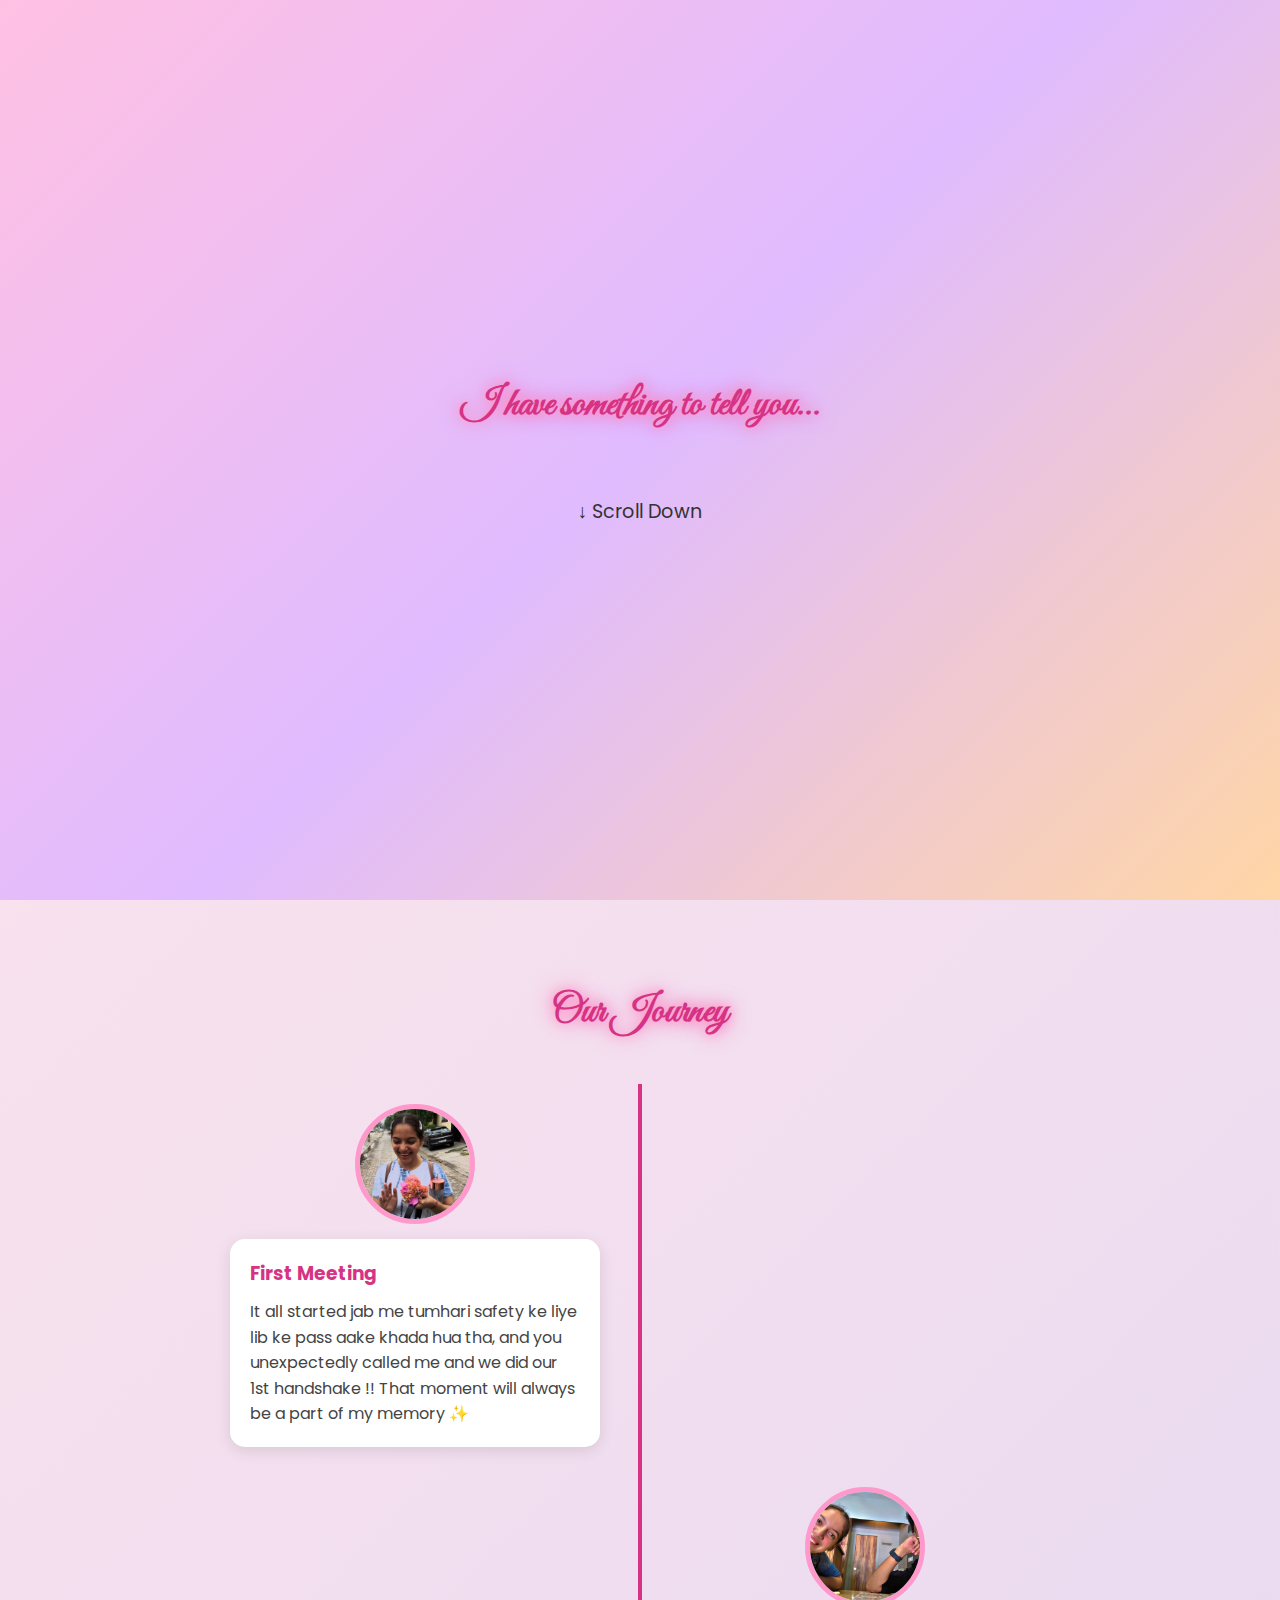
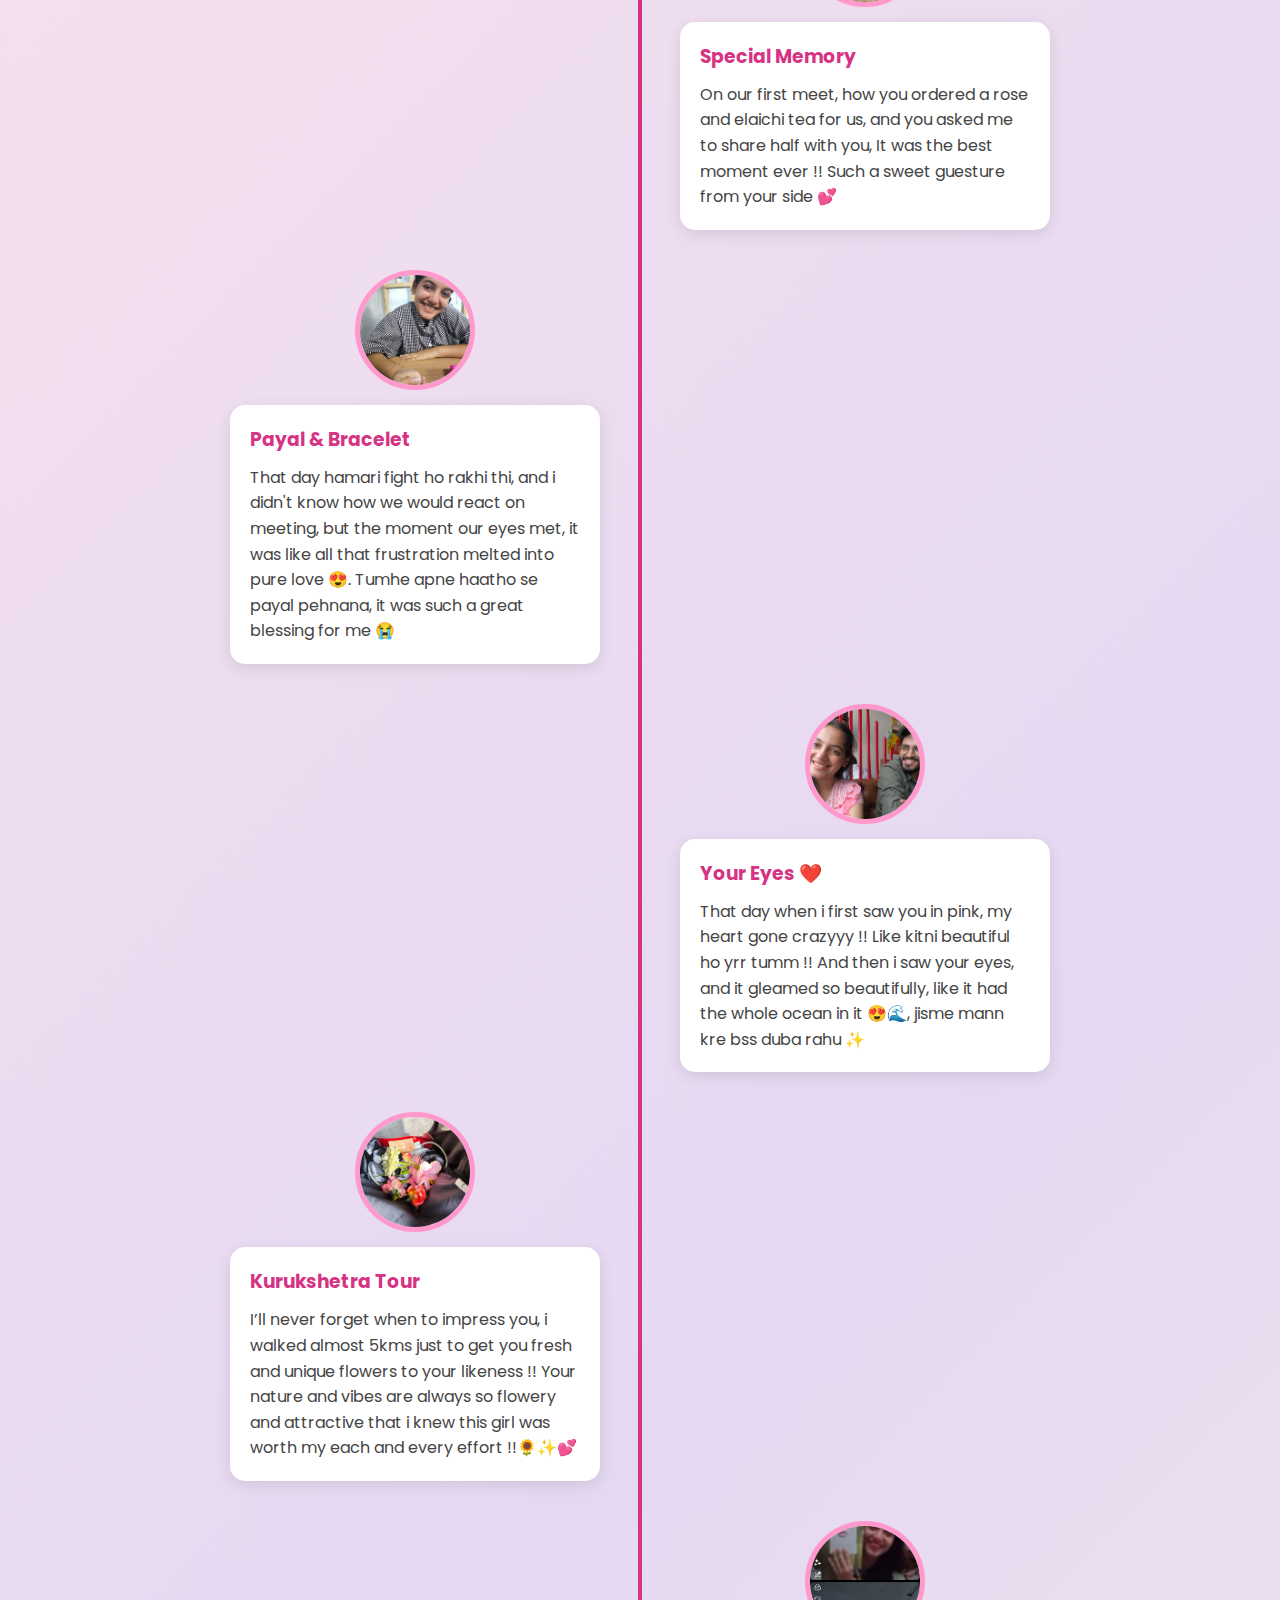
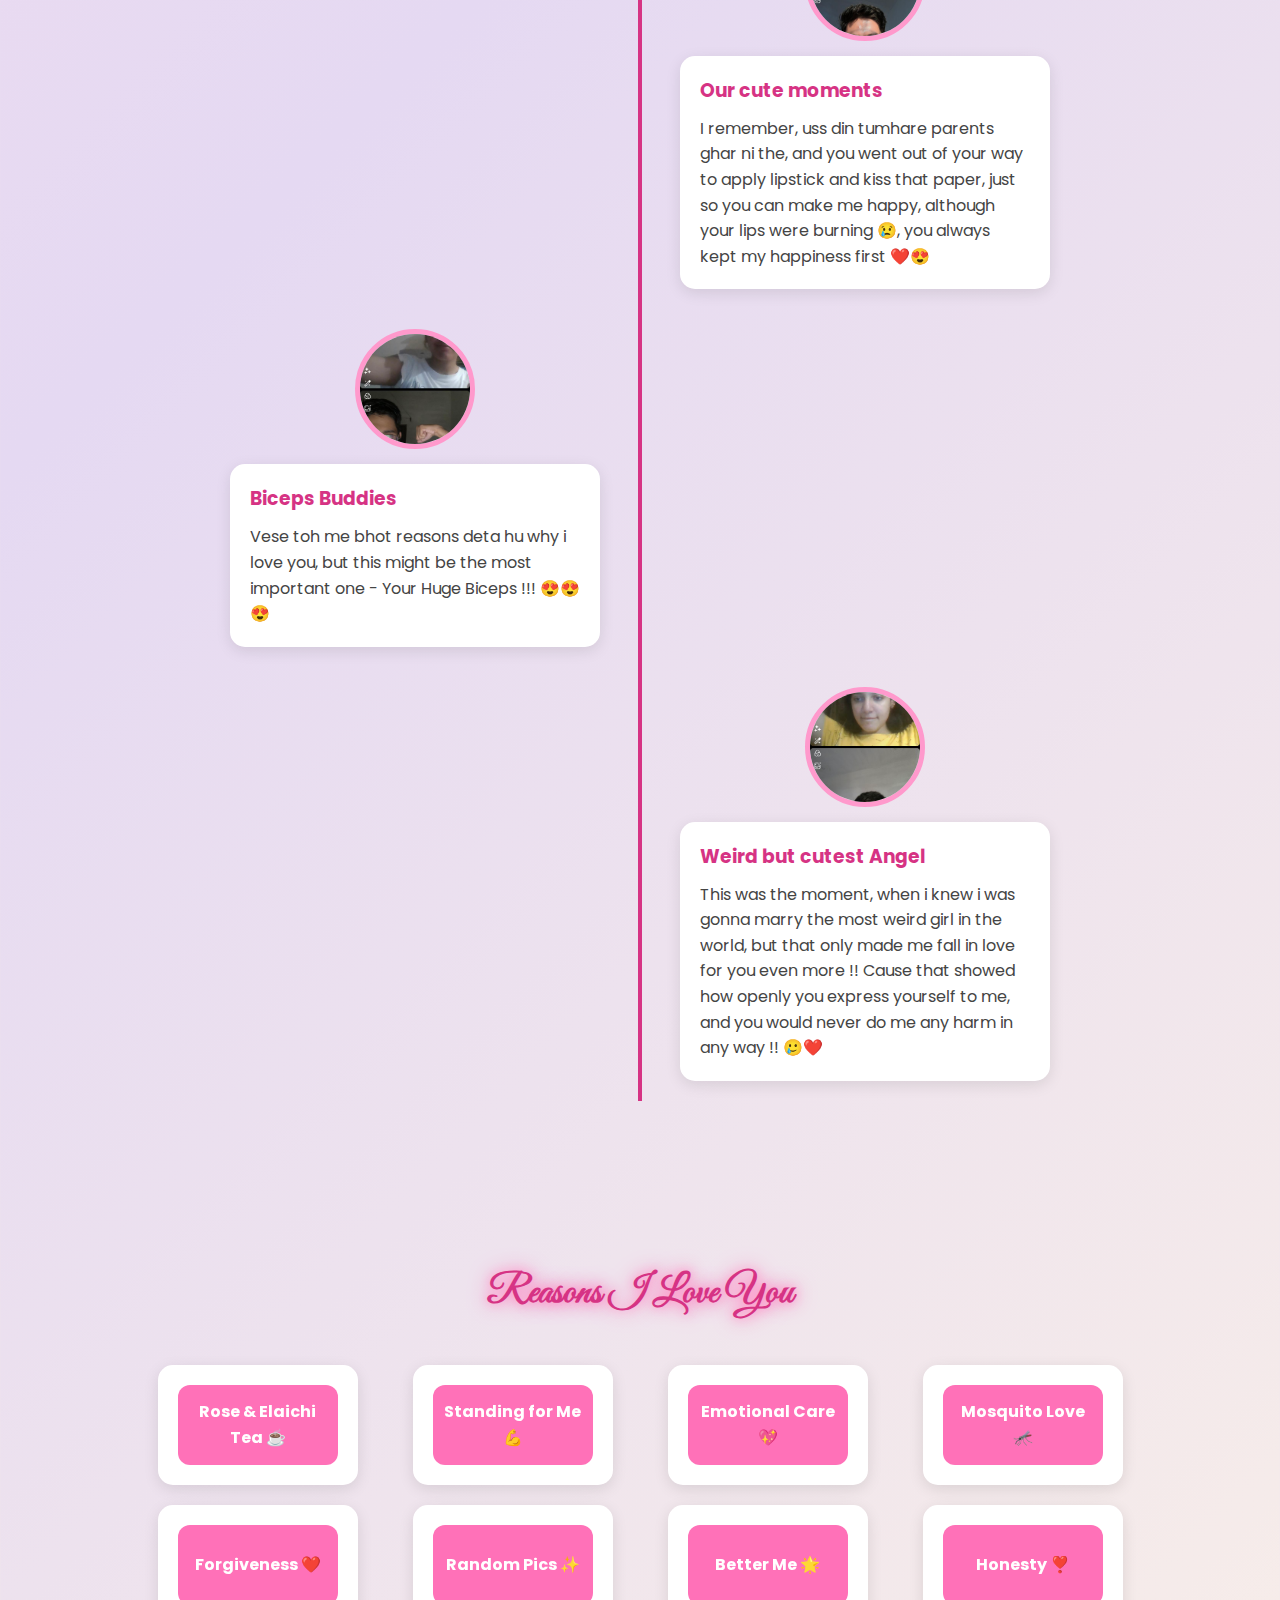
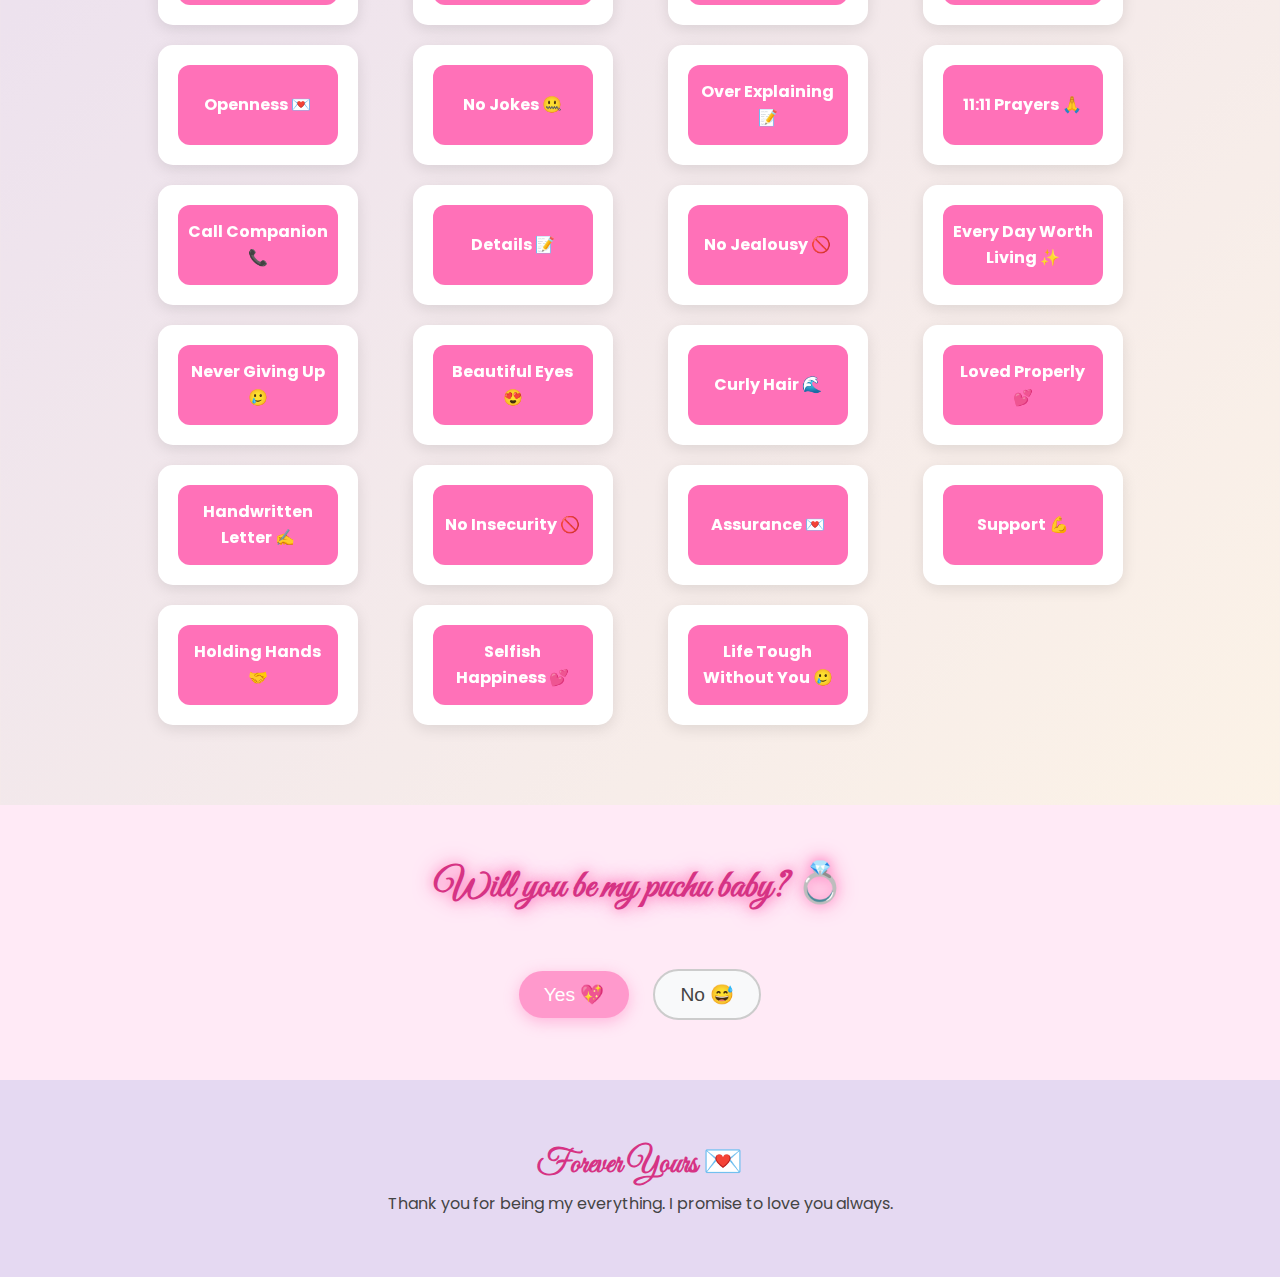
<file: index.html>
<!DOCTYPE html>
<html lang="en">
  <head>
    <meta charset="UTF-8" />
    <meta name="viewport" content="width=device-width, initial-scale=1.0" />
    <title>For My Love 💖</title>
    <!-- Google Fonts -->
    <link
      href="https://fonts.googleapis.com/css2?family=Great+Vibes&family=Poppins:wght@300;400;600&display=swap"
      rel="stylesheet"
    />
    <link rel="stylesheet" href="css/style.css" />
  </head>
  <body>
    <!-- Hero Section -->
    <section id="hero">
      <div class="overlay"></div>
      <h1 class="glow-text">I have something to tell you...</h1>
      <div class="scroll-down">↓ Scroll Down</div>
    </section>

    <!-- Our Journey Section -->
    <section id="journey">
      <h2 class="glow-text">Our Journey</h2>
      <div class="timeline">
        <!-- Item 1 -->
        <div class="timeline-item left">
          <div class="circle-img">
            <img src="img/lib.jpg" alt="Meeting" />
          </div>
          <div class="hover-card">
            <img src="img/lib.jpg" alt="Meeting Full" />
          </div>
          <div class="timeline-content">
            <h3>First Meeting</h3>
            <p>
              It all started jab me tumhari safety ke liye lib ke pass aake
              khada hua tha, and you unexpectedly called me and we did our 1st
              handshake !! That moment will always be a part of my memory ✨
            </p>
          </div>
        </div>
        <!-- Item 2 -->
        <div class="timeline-item right">
          <div class="circle-img">
            <img src="img/1st.jpg" alt="Memory" />
          </div>
          <div class="hover-card">
            <img src="img/1st.jpg" alt="Memory Full" />
          </div>
          <div class="timeline-content">
            <h3>Special Memory</h3>
            <p>
              On our first meet, how you ordered a rose and elaichi tea for us,
              and you asked me to share half with you, It was the best moment
              ever !! Such a sweet guesture from your side 💕
            </p>
          </div>
        </div>
        <!-- Item 3 -->
        <div class="timeline-item left">
          <div class="circle-img">
            <img src="img/2nd.jpg" alt="Another Moment" />
          </div>
          <div class="hover-card">
            <img src="img/2nd.jpg" alt="Another Moment Full" />
          </div>
          <div class="timeline-content">
            <h3>Payal & Bracelet</h3>
            <p>
              That day hamari fight ho rakhi thi, and i didn't know how we would
              react on meeting, but the moment our eyes met, it was like all
              that frustration melted into pure love 😍. Tumhe apne haatho se
              payal pehnana, it was such a great blessing for me 😭
            </p>
          </div>
        </div>
        <div class="timeline-item right">
          <div class="circle-img">
            <img src="img/3rd.jpg" alt="Another Moment" />
          </div>
          <div class="hover-card">
            <img src="img/dumbo.jpg" alt="Another Moment Full" />
          </div>
          <div class="timeline-content">
            <h3>Your Eyes ❤️</h3>
            <p>
              That day when i first saw you in pink, my heart gone crazyyy !!
              Like kitni beautiful ho yrr tumm !! And then i saw your eyes, and
              it gleamed so beautifully, like it had the whole ocean in it 😍🌊,
              jisme mann kre bss duba rahu ✨
            </p>
          </div>
        </div>
        <!-- Item 4 -->
        <div class="timeline-item left">
          <div class="circle-img">
            <img src="img/photo_2025-09-09_12-55-58.jpg" alt="Another Moment" />
          </div>
          <div class="hover-card">
            <img
              src="img/photo_2025-09-09_12-55-58.jpg"
              alt="Another Moment Full"
            />
          </div>
          <div class="timeline-content">
            <h3>Kurukshetra Tour</h3>
            <p>
              I’ll never forget when to impress you, i walked almost 5kms just
              to get you fresh and unique flowers to your likeness !! Your
              nature and vibes are always so flowery and attractive that i knew
              this girl was worth my each and every effort !!🌻✨💕
            </p>
          </div>
        </div>
        <!-- Item 5 -->
        <div class="timeline-item right">
          <div class="circle-img">
            <img src="img/page.jpg" alt="Another Moment" />
          </div>
          <div class="hover-card">
            <img src="img/page.jpg" alt="Another Moment Full" />
          </div>
          <div class="timeline-content">
            <h3>Our cute moments</h3>
            <p>
              I remember, uss din tumhare parents ghar ni the, and you went out
              of your way to apply lipstick and kiss that paper, just so you can
              make me happy, although your lips were burning 😢, you always kept
              my happiness first ❤️😍
            </p>
          </div>
        </div>
        <!-- Item 6 -->
        <div class="timeline-item left">
          <div class="circle-img">
            <img src="img/bicep.jpg" alt="Another Moment" />
          </div>
          <div class="hover-card">
            <img src="img/bicep.jpg" alt="Another Moment Full" />
          </div>
          <div class="timeline-content">
            <h3>Biceps Buddies</h3>
            <p>
              Vese toh me bhot reasons deta hu why i love you, but this might be
              the most important one - Your Huge Biceps !!! 😍😍😍
            </p>
          </div>
        </div>
        <!-- Item 7 -->
        <div class="timeline-item right">
          <div class="circle-img">
            <img src="img/dumbo.jpg" alt="Another Moment" />
          </div>
          <div class="hover-card">
            <img src="img/dumbo.jpg" alt="Another Moment Full" />
          </div>
          <div class="timeline-content">
            <h3>Weird but cutest Angel</h3>
            <p>
              This was the moment, when i knew i was gonna marry the most weird
              girl in the world, but that only made me fall in love for you even
              more !! Cause that showed how openly you express yourself to me,
              and you would never do me any harm in any way !! 🥲❤️
            </p>
          </div>
        </div>
      </div>
    </section>

    <!-- Reasons Section -->
    <section id="reasons">
      <h2 class="glow-text">Reasons I Love You</h2>
      <div class="card-grid">
        <div class="card">
          <div class="card-inner">
            <div class="card-front">Rose & Elaichi Tea ☕</div>
            <div class="card-back">
              For your lovable idea of Rose and Elaichi Tea
            </div>
          </div>
        </div>

        <div class="card">
          <div class="card-inner">
            <div class="card-front">Standing for Me 💪</div>
            <div class="card-back">
              For taking a stand for me in front of your parents
            </div>
          </div>
        </div>

        <div class="card">
          <div class="card-inner">
            <div class="card-front">Emotional Care 💖</div>
            <div class="card-back">
              For taking care of my emotional self more than I do
            </div>
          </div>
        </div>

        <div class="card">
          <div class="card-inner">
            <div class="card-front">Mosquito Love 🦟</div>
            <div class="card-back">
              Mosquito se katwake bhi mere se baat krne bahar baithne ke liye 🥺
            </div>
          </div>
        </div>

        <div class="card">
          <div class="card-inner">
            <div class="card-front">Forgiveness ❤️</div>
            <div class="card-back">
              For forgiving me whenever I make mistakes & explaining lovingly
            </div>
          </div>
        </div>

        <div class="card">
          <div class="card-inner">
            <div class="card-front">Random Pics ✨</div>
            <div class="card-back">
              Sending me random pics throughout the day to cheer me up
            </div>
          </div>
        </div>

        <div class="card">
          <div class="card-inner">
            <div class="card-front">Better Me 🌟</div>
            <div class="card-back">You make me a better version of myself</div>
          </div>
        </div>

        <div class="card">
          <div class="card-inner">
            <div class="card-front">Honesty ❣️</div>
            <div class="card-back">
              You don't play games and are always real
            </div>
          </div>
        </div>

        <div class="card">
          <div class="card-inner">
            <div class="card-front">Openness 💌</div>
            <div class="card-back">
              You never hide insecurities but share them with me
            </div>
          </div>
        </div>

        <div class="card">
          <div class="card-inner">
            <div class="card-front">No Jokes 🤐</div>
            <div class="card-back">You never joke about our relationship</div>
          </div>
        </div>

        <div class="card">
          <div class="card-inner">
            <div class="card-front">Over Explaining 📝</div>
            <div class="card-back">
              You over explain to all my over thinkings
            </div>
          </div>
        </div>

        <div class="card">
          <div class="card-inner">
            <div class="card-front">11:11 Prayers 🙏</div>
            <div class="card-back">
              For always keeping me in your 11.11 prayers
            </div>
          </div>
        </div>

        <div class="card">
          <div class="card-inner">
            <div class="card-front">Call Companion 📞</div>
            <div class="card-back">
              For waking and sleeping with me on calls
            </div>
          </div>
        </div>

        <div class="card">
          <div class="card-inner">
            <div class="card-front">Details 📝</div>
            <div class="card-back">
              For informing me about all little details you did during the day
            </div>
          </div>
        </div>

        <div class="card">
          <div class="card-inner">
            <div class="card-front">No Jealousy 🚫</div>
            <div class="card-back">
              You never try to bring a 3rd person’s name to make me jealous
            </div>
          </div>
        </div>

        <div class="card">
          <div class="card-inner">
            <div class="card-front">Every Day Worth Living ✨</div>
            <div class="card-back">
              It's amazing how you make each day worth living
            </div>
          </div>
        </div>

        <div class="card">
          <div class="card-inner">
            <div class="card-front">Never Giving Up 🥲</div>
            <div class="card-back">For never giving up on me</div>
          </div>
        </div>

        <div class="card">
          <div class="card-inner">
            <div class="card-front">Beautiful Eyes 😍</div>
            <div class="card-back">Your beautiful eyes always mesmerize me</div>
          </div>
        </div>

        <div class="card">
          <div class="card-inner">
            <div class="card-front">Curly Hair 🌊</div>
            <div class="card-back">Your curly hair like a mermaid</div>
          </div>
        </div>

        <div class="card">
          <div class="card-inner">
            <div class="card-front">Loved Properly 💕</div>
            <div class="card-back">
              For showing me how it’s like to be loved properly
            </div>
          </div>
        </div>

        <div class="card">
          <div class="card-inner">
            <div class="card-front">Handwritten Letter ✍️</div>
            <div class="card-back">
              For your beautiful hand-written letter for me 😭
            </div>
          </div>
        </div>

        <div class="card">
          <div class="card-inner">
            <div class="card-front">No Insecurity 🚫</div>
            <div class="card-back">
              For never making me insecure about our relationship
            </div>
          </div>
        </div>

        <div class="card">
          <div class="card-inner">
            <div class="card-front">Assurance 💌</div>
            <div class="card-back">For assuring me how much I mean to you</div>
          </div>
        </div>

        <div class="card">
          <div class="card-inner">
            <div class="card-front">Support 💪</div>
            <div class="card-back">
              For supporting me in every decision towards career & future
            </div>
          </div>
        </div>

        <div class="card">
          <div class="card-inner">
            <div class="card-front">Holding Hands 🤝</div>
            <div class="card-back">
              For never letting my hand go whenever I mess up
            </div>
          </div>
        </div>

        <div class="card">
          <div class="card-inner">
            <div class="card-front">Selfish Happiness 💕</div>
            <div class="card-back">
              For always taking care of my selfish happiness
            </div>
          </div>
        </div>

        <div class="card">
          <div class="card-inner">
            <div class="card-front">Life Tough Without You 🥲</div>
            <div class="card-back">
              Seriously, without you, life seems so tough bubu
            </div>
          </div>
        </div>
      </div>
    </section>

    <!-- Proposal Section -->
    <section id="proposal">
      <h2 class="proposal-text glow-text">Will you be my puchu baby? 💍</h2>
      <div class="proposal-buttons">
        <button id="yes-btn">Yes 💖</button>
        <button id="no-btn">No 😅</button>
      </div>
    </section>

    <!-- Ending Section -->
    <section id="ending">
      <h2>Forever Yours 💌</h2>
      <p>Thank you for being my everything. I promise to love you always.</p>
    </section>

    <script src="js/script.js"></script>
  </body>
</html>
</file>
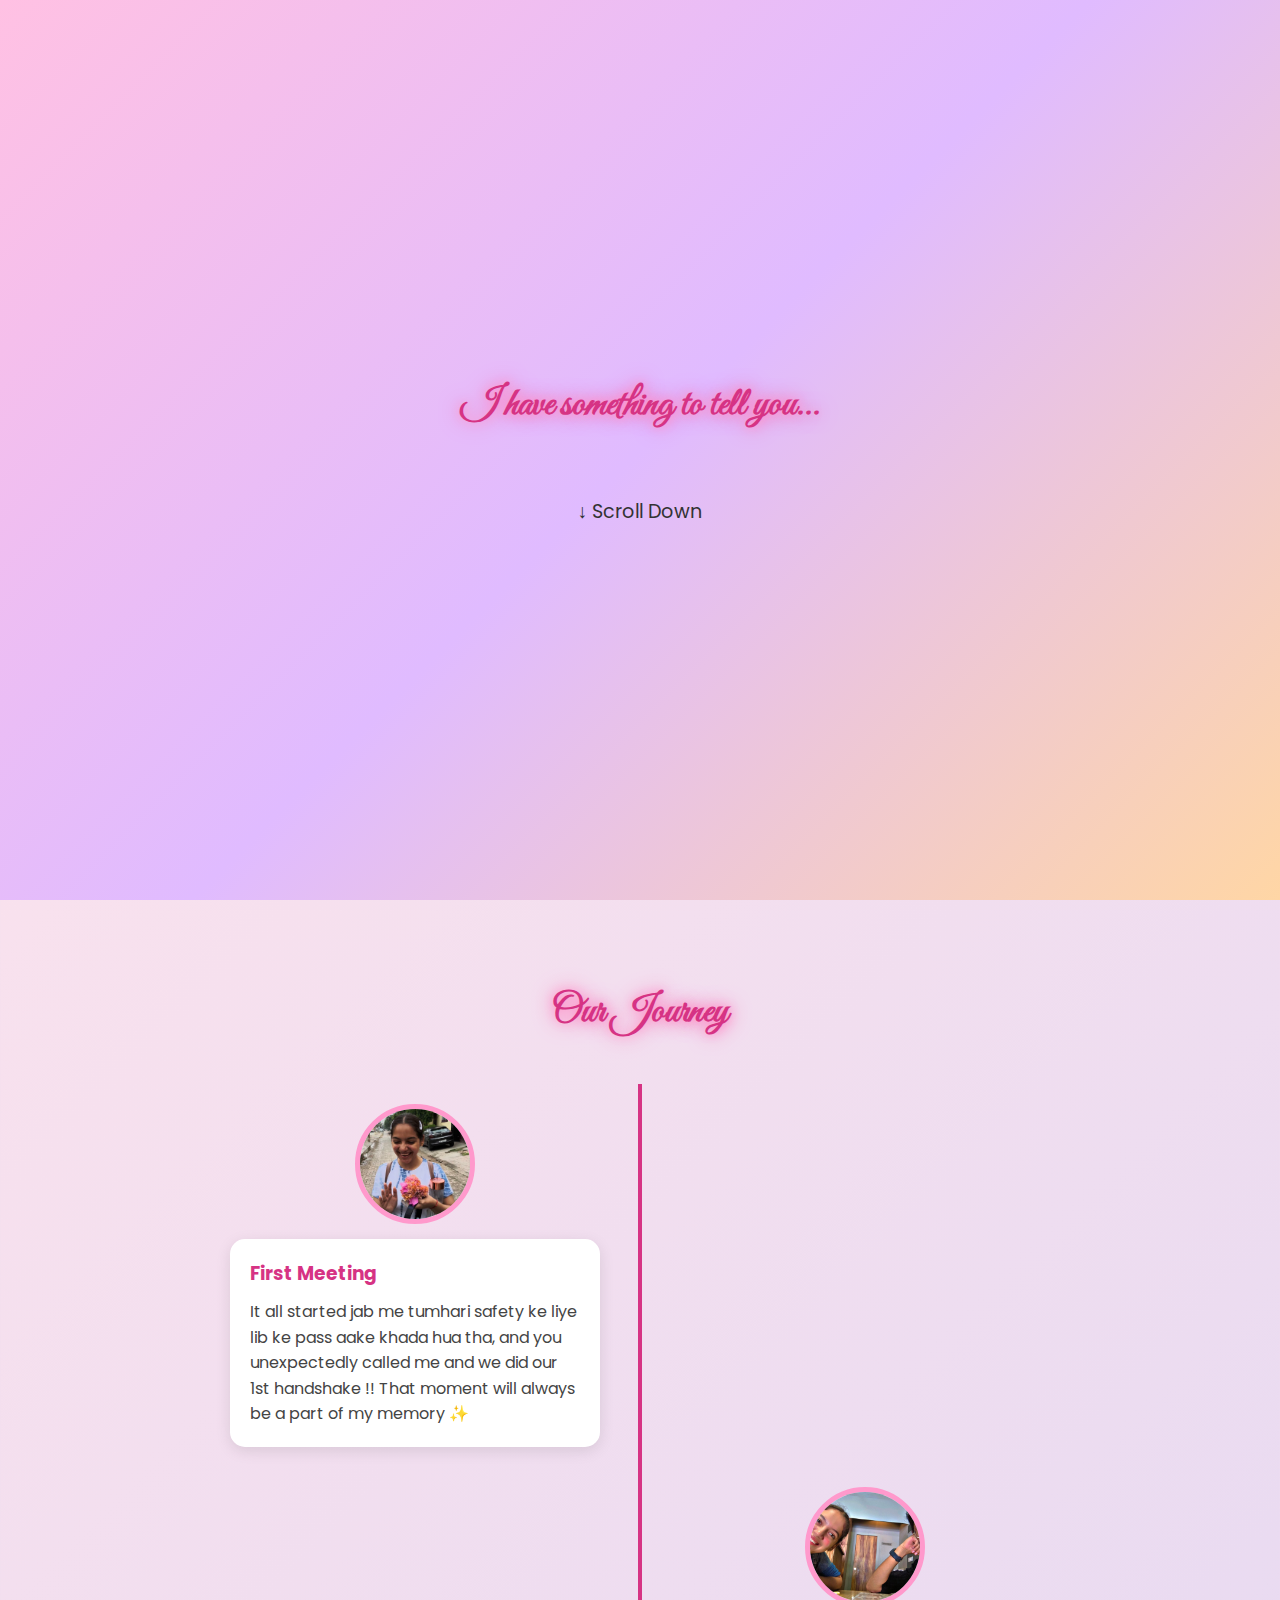
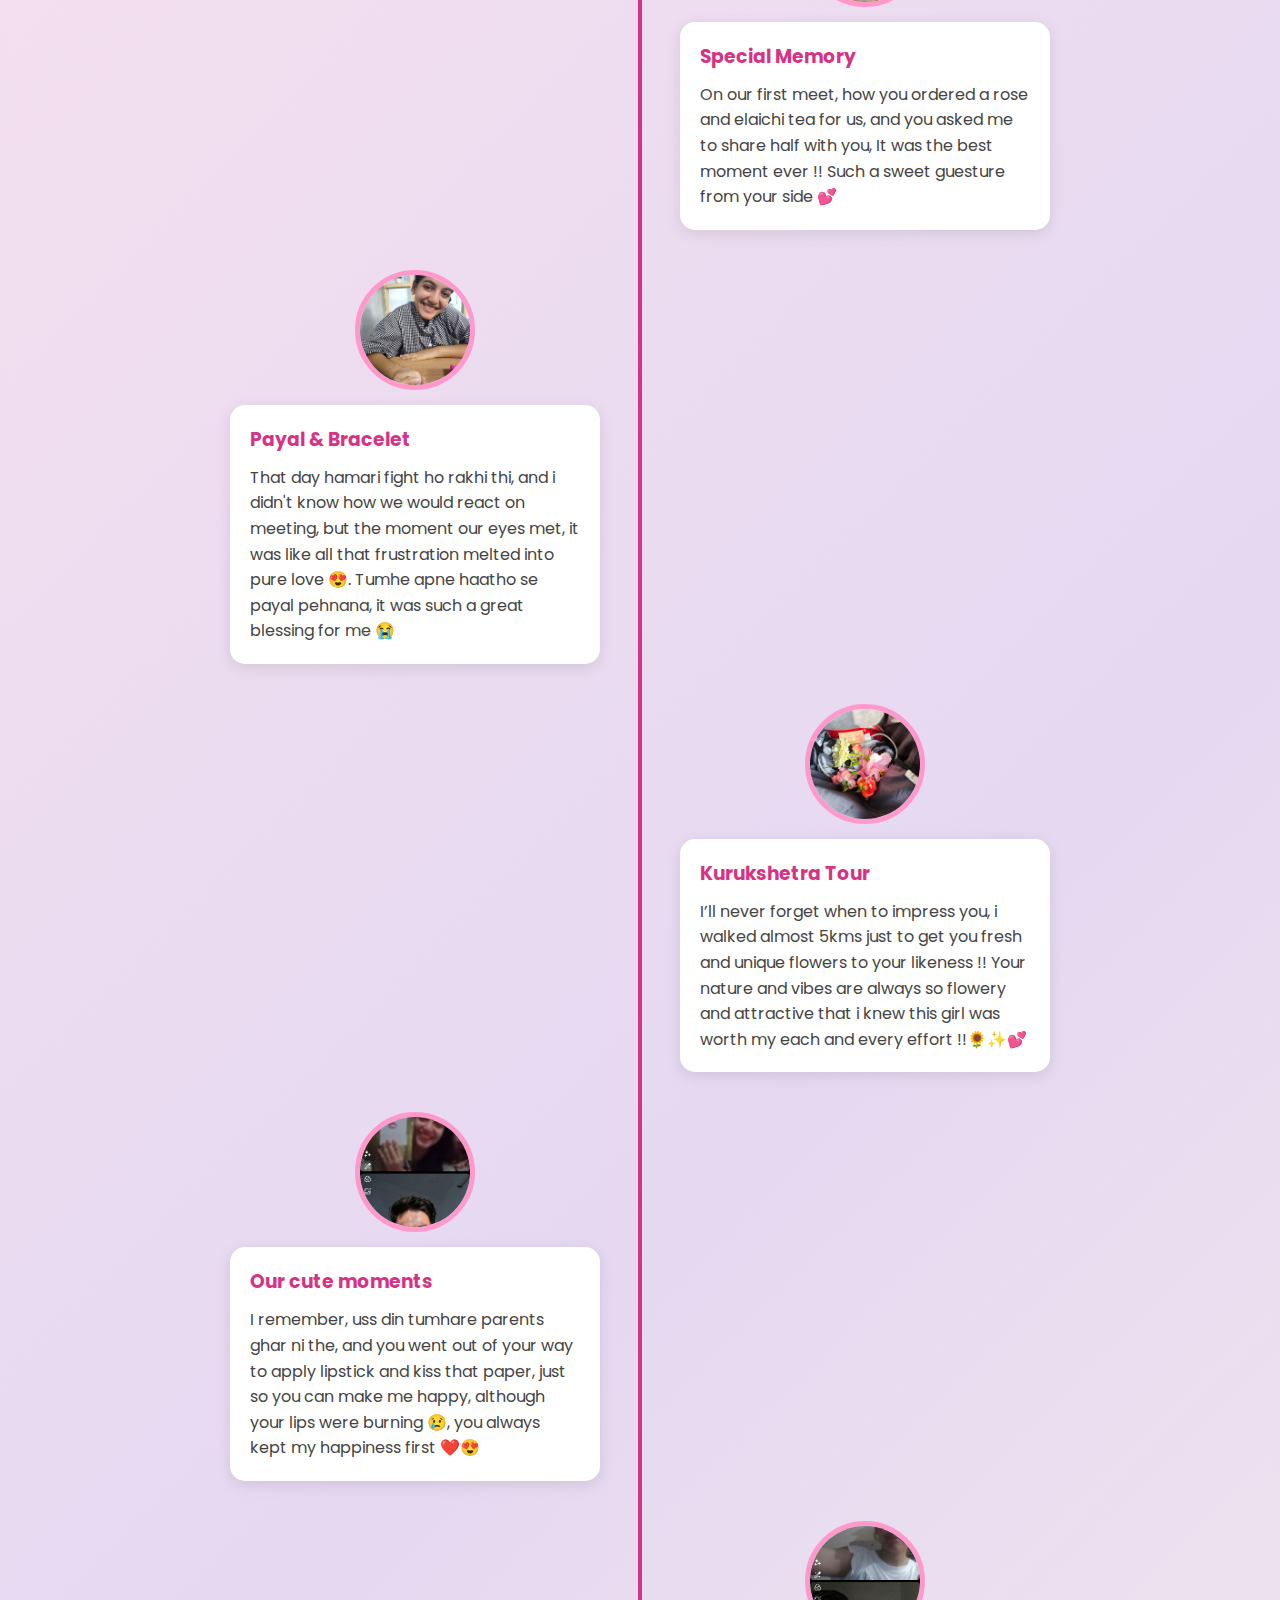
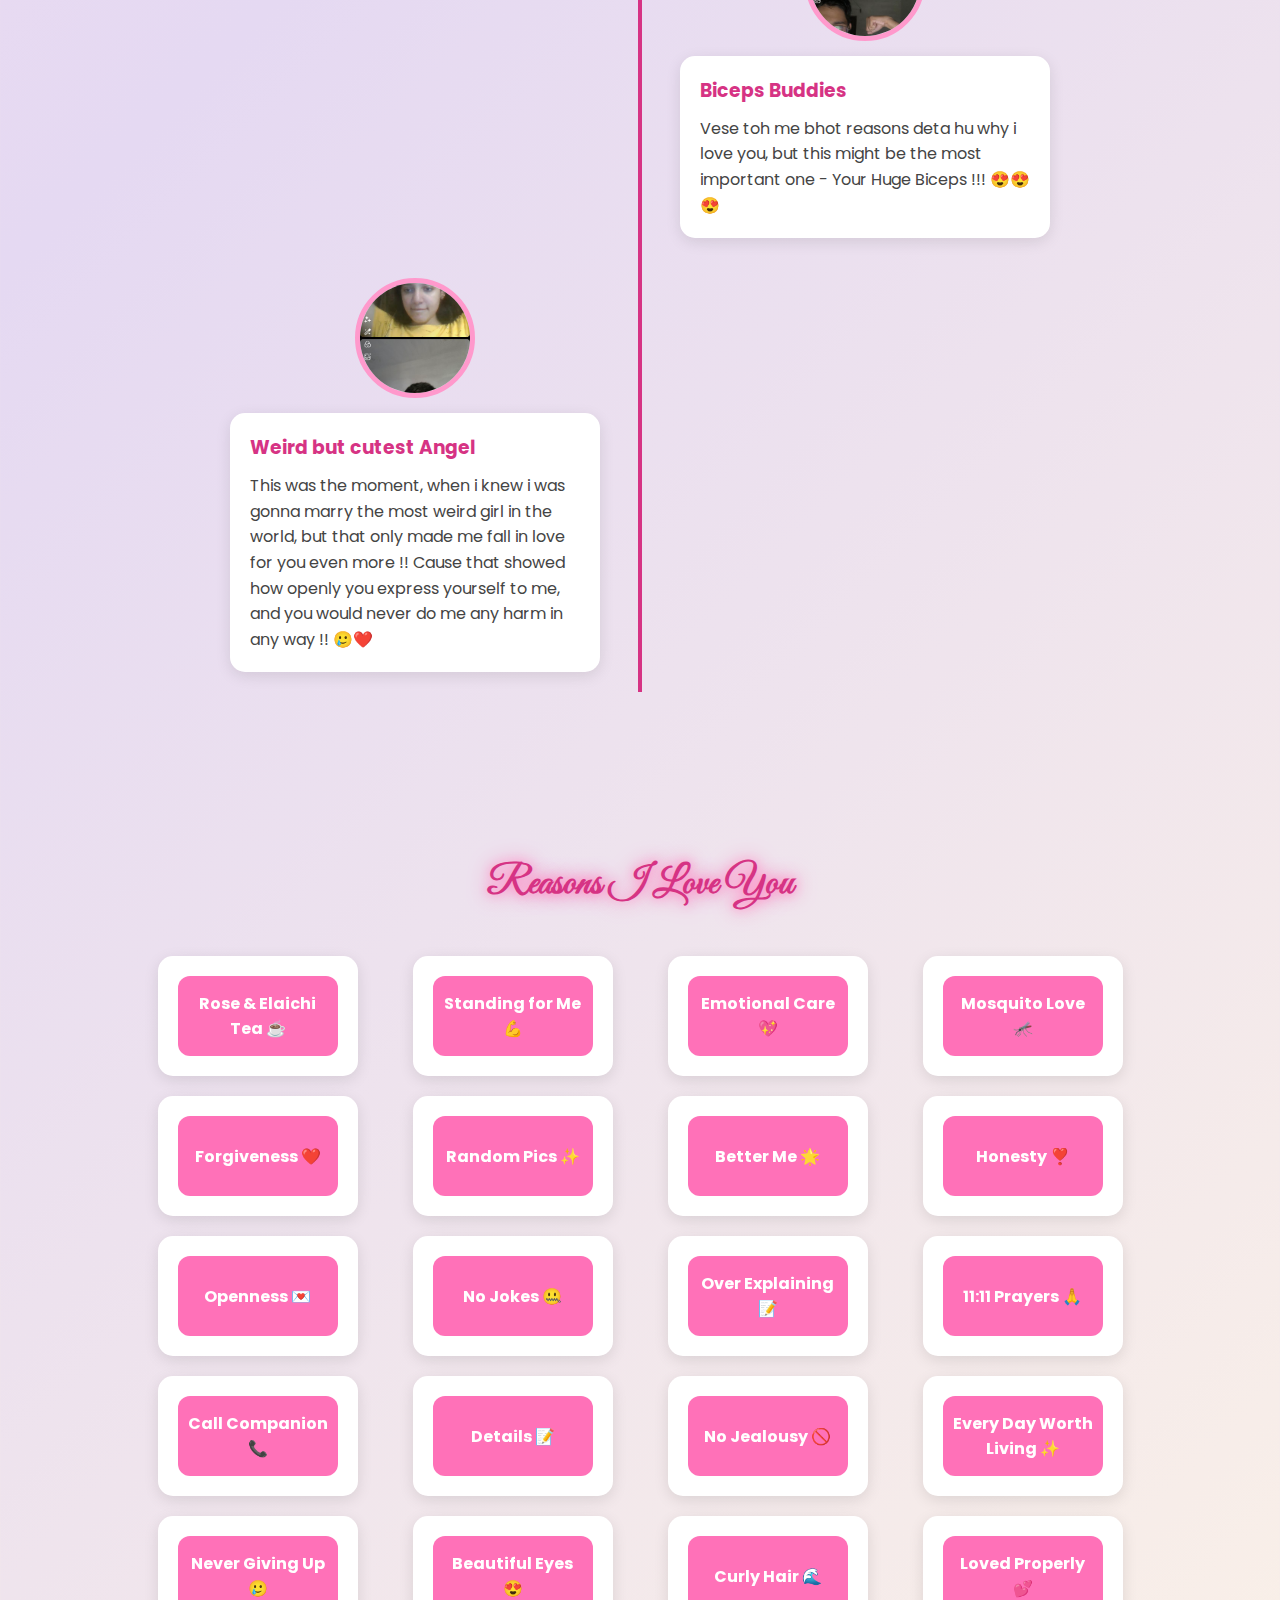
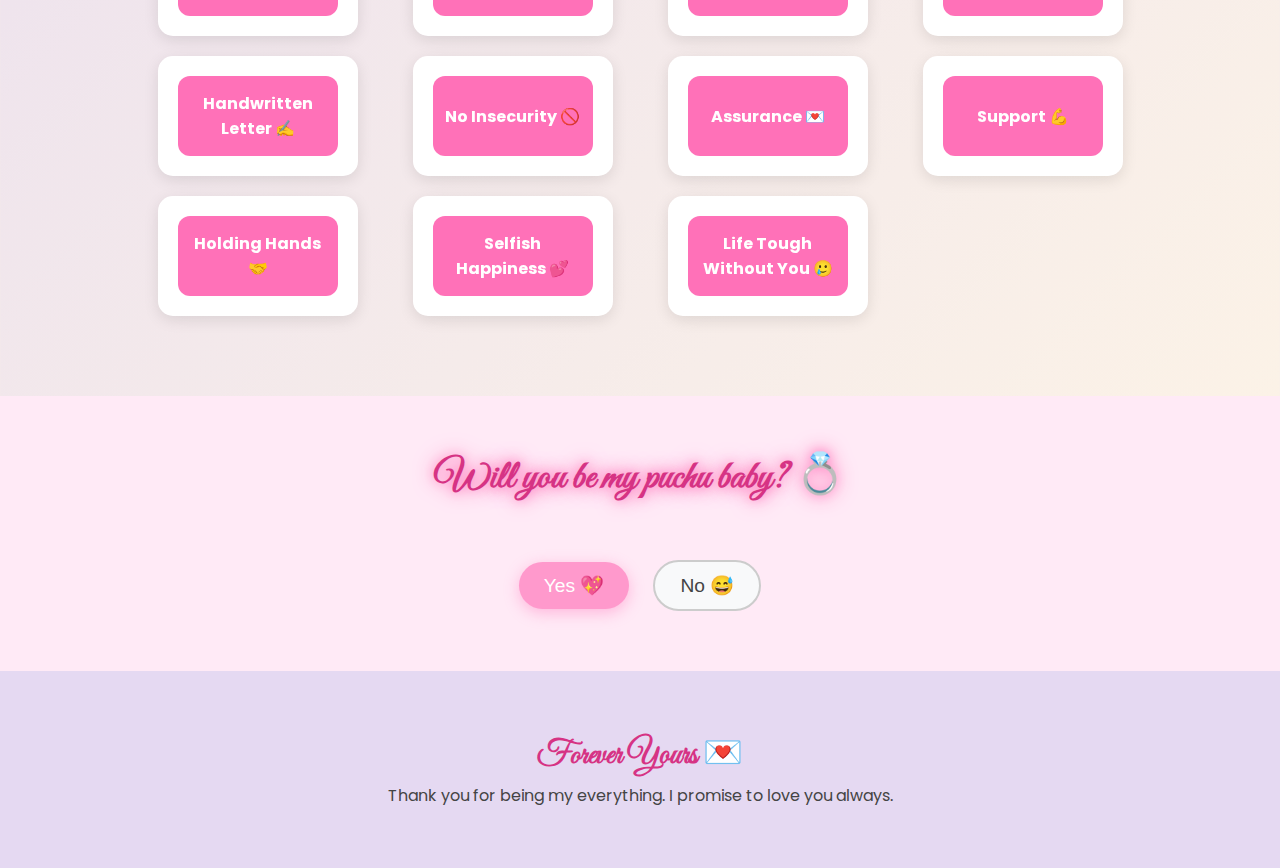
<file: private project/index.html>
<!DOCTYPE html>
<html lang="en">
  <head>
    <meta charset="UTF-8" />
    <meta name="viewport" content="width=device-width, initial-scale=1.0" />
    <title>For My Love 💖</title>
    <!-- Google Fonts -->
    <link
      href="https://fonts.googleapis.com/css2?family=Great+Vibes&family=Poppins:wght@300;400;600&display=swap"
      rel="stylesheet"
    />
    <link rel="stylesheet" href="css/style.css" />
  </head>
  <body>
    <!-- Hero Section -->
    <section id="hero">
      <div class="overlay"></div>
      <h1 class="glow-text">I have something to tell you...</h1>
      <div class="scroll-down">↓ Scroll Down</div>
    </section>

    <!-- Our Journey Section -->
    <section id="journey">
      <h2 class="glow-text">Our Journey</h2>
      <div class="timeline">
        <!-- Item 1 -->
        <div class="timeline-item left">
          <div class="circle-img">
            <img src="img/lib.jpg" alt="Meeting" />
          </div>
          <div class="hover-card">
            <img src="img/lib.jpg" alt="Meeting Full" />
          </div>
          <div class="timeline-content">
            <h3>First Meeting</h3>
            <p>
              It all started jab me tumhari safety ke liye lib ke pass aake
              khada hua tha, and you unexpectedly called me and we did our 1st
              handshake !! That moment will always be a part of my memory ✨
            </p>
          </div>
        </div>
        <!-- Item 2 -->
        <div class="timeline-item right">
          <div class="circle-img">
            <img src="img/1st.jpg" alt="Memory" />
          </div>
          <div class="hover-card">
            <img src="img/1st.jpg" alt="Memory Full" />
          </div>
          <div class="timeline-content">
            <h3>Special Memory</h3>
            <p>
              On our first meet, how you ordered a rose and elaichi tea for us,
              and you asked me to share half with you, It was the best moment
              ever !! Such a sweet guesture from your side 💕
            </p>
          </div>
        </div>
        <!-- Item 3 -->
        <div class="timeline-item left">
          <div class="circle-img">
            <img src="img/2nd.jpg" alt="Another Moment" />
          </div>
          <div class="hover-card">
            <img src="img/2nd.jpg" alt="Another Moment Full" />
          </div>
          <div class="timeline-content">
            <h3>Payal & Bracelet</h3>
            <p>
              That day hamari fight ho rakhi thi, and i didn't know how we would
              react on meeting, but the moment our eyes met, it was like all
              that frustration melted into pure love 😍. Tumhe apne haatho se
              payal pehnana, it was such a great blessing for me 😭
            </p>
          </div>
        </div>
        <!-- Item 4 -->
        <div class="timeline-item right">
          <div class="circle-img">
            <img src="img/photo_2025-09-09_12-55-58.jpg" alt="Another Moment" />
          </div>
          <div class="hover-card">
            <img
              src="img/photo_2025-09-09_12-55-58.jpg"
              alt="Another Moment Full"
            />
          </div>
          <div class="timeline-content">
            <h3>Kurukshetra Tour</h3>
            <p>
              I’ll never forget when to impress you, i walked almost 5kms just
              to get you fresh and unique flowers to your likeness !! Your
              nature and vibes are always so flowery and attractive that i knew
              this girl was worth my each and every effort !!🌻✨💕
            </p>
          </div>
        </div>
        <!-- Item 5 -->
        <div class="timeline-item left">
          <div class="circle-img">
            <img src="img/page.jpg" alt="Another Moment" />
          </div>
          <div class="hover-card">
            <img src="img/page.jpg" alt="Another Moment Full" />
          </div>
          <div class="timeline-content">
            <h3>Our cute moments</h3>
            <p>
              I remember, uss din tumhare parents ghar ni the, and you went out
              of your way to apply lipstick and kiss that paper, just so you can
              make me happy, although your lips were burning 😢, you always kept
              my happiness first ❤️😍
            </p>
          </div>
        </div>
        <!-- Item 6 -->
        <div class="timeline-item right">
          <div class="circle-img">
            <img src="img/bicep.jpg" alt="Another Moment" />
          </div>
          <div class="hover-card">
            <img src="img/bicep.jpg" alt="Another Moment Full" />
          </div>
          <div class="timeline-content">
            <h3>Biceps Buddies</h3>
            <p>
              Vese toh me bhot reasons deta hu why i love you, but this might be
              the most important one - Your Huge Biceps !!! 😍😍😍
            </p>
          </div>
        </div>
        <!-- Item 7 -->
        <div class="timeline-item left">
          <div class="circle-img">
            <img src="img/dumbo.jpg" alt="Another Moment" />
          </div>
          <div class="hover-card">
            <img src="img/dumbo.jpg" alt="Another Moment Full" />
          </div>
          <div class="timeline-content">
            <h3>Weird but cutest Angel</h3>
            <p>
              This was the moment, when i knew i was gonna marry the most weird
              girl in the world, but that only made me fall in love for you even
              more !! Cause that showed how openly you express yourself to me,
              and you would never do me any harm in any way !! 🥲❤️
            </p>
          </div>
        </div>
      </div>
    </section>

    <!-- Reasons Section -->
    <section id="reasons">
      <h2 class="glow-text">Reasons I Love You</h2>
      <div class="card-grid">
        <div class="card">
          <div class="card-inner">
            <div class="card-front">Rose & Elaichi Tea ☕</div>
            <div class="card-back">
              For your lovable idea of Rose and Elaichi Tea
            </div>
          </div>
        </div>

        <div class="card">
          <div class="card-inner">
            <div class="card-front">Standing for Me 💪</div>
            <div class="card-back">
              For taking a stand for me in front of your parents
            </div>
          </div>
        </div>

        <div class="card">
          <div class="card-inner">
            <div class="card-front">Emotional Care 💖</div>
            <div class="card-back">
              For taking care of my emotional self more than I do
            </div>
          </div>
        </div>

        <div class="card">
          <div class="card-inner">
            <div class="card-front">Mosquito Love 🦟</div>
            <div class="card-back">
              Mosquito se katwake bhi mere se baat krne bahar baithne ke liye 🥺
            </div>
          </div>
        </div>

        <div class="card">
          <div class="card-inner">
            <div class="card-front">Forgiveness ❤️</div>
            <div class="card-back">
              For forgiving me whenever I make mistakes & explaining lovingly
            </div>
          </div>
        </div>

        <div class="card">
          <div class="card-inner">
            <div class="card-front">Random Pics ✨</div>
            <div class="card-back">
              Sending me random pics throughout the day to cheer me up
            </div>
          </div>
        </div>

        <div class="card">
          <div class="card-inner">
            <div class="card-front">Better Me 🌟</div>
            <div class="card-back">You make me a better version of myself</div>
          </div>
        </div>

        <div class="card">
          <div class="card-inner">
            <div class="card-front">Honesty ❣️</div>
            <div class="card-back">
              You don't play games and are always real
            </div>
          </div>
        </div>

        <div class="card">
          <div class="card-inner">
            <div class="card-front">Openness 💌</div>
            <div class="card-back">
              You never hide insecurities but share them with me
            </div>
          </div>
        </div>

        <div class="card">
          <div class="card-inner">
            <div class="card-front">No Jokes 🤐</div>
            <div class="card-back">You never joke about our relationship</div>
          </div>
        </div>

        <div class="card">
          <div class="card-inner">
            <div class="card-front">Over Explaining 📝</div>
            <div class="card-back">
              You over explain to all my over thinkings
            </div>
          </div>
        </div>

        <div class="card">
          <div class="card-inner">
            <div class="card-front">11:11 Prayers 🙏</div>
            <div class="card-back">
              For always keeping me in your 11.11 prayers
            </div>
          </div>
        </div>

        <div class="card">
          <div class="card-inner">
            <div class="card-front">Call Companion 📞</div>
            <div class="card-back">
              For waking and sleeping with me on calls
            </div>
          </div>
        </div>

        <div class="card">
          <div class="card-inner">
            <div class="card-front">Details 📝</div>
            <div class="card-back">
              For informing me about all little details you did during the day
            </div>
          </div>
        </div>

        <div class="card">
          <div class="card-inner">
            <div class="card-front">No Jealousy 🚫</div>
            <div class="card-back">
              You never try to bring a 3rd person’s name to make me jealous
            </div>
          </div>
        </div>

        <div class="card">
          <div class="card-inner">
            <div class="card-front">Every Day Worth Living ✨</div>
            <div class="card-back">
              It's amazing how you make each day worth living
            </div>
          </div>
        </div>

        <div class="card">
          <div class="card-inner">
            <div class="card-front">Never Giving Up 🥲</div>
            <div class="card-back">For never giving up on me</div>
          </div>
        </div>

        <div class="card">
          <div class="card-inner">
            <div class="card-front">Beautiful Eyes 😍</div>
            <div class="card-back">Your beautiful eyes always mesmerize me</div>
          </div>
        </div>

        <div class="card">
          <div class="card-inner">
            <div class="card-front">Curly Hair 🌊</div>
            <div class="card-back">Your curly hair like a mermaid</div>
          </div>
        </div>

        <div class="card">
          <div class="card-inner">
            <div class="card-front">Loved Properly 💕</div>
            <div class="card-back">
              For showing me how it’s like to be loved properly
            </div>
          </div>
        </div>

        <div class="card">
          <div class="card-inner">
            <div class="card-front">Handwritten Letter ✍️</div>
            <div class="card-back">
              For your beautiful hand-written letter for me 😭
            </div>
          </div>
        </div>

        <div class="card">
          <div class="card-inner">
            <div class="card-front">No Insecurity 🚫</div>
            <div class="card-back">
              For never making me insecure about our relationship
            </div>
          </div>
        </div>

        <div class="card">
          <div class="card-inner">
            <div class="card-front">Assurance 💌</div>
            <div class="card-back">For assuring me how much I mean to you</div>
          </div>
        </div>

        <div class="card">
          <div class="card-inner">
            <div class="card-front">Support 💪</div>
            <div class="card-back">
              For supporting me in every decision towards career & future
            </div>
          </div>
        </div>

        <div class="card">
          <div class="card-inner">
            <div class="card-front">Holding Hands 🤝</div>
            <div class="card-back">
              For never letting my hand go whenever I mess up
            </div>
          </div>
        </div>

        <div class="card">
          <div class="card-inner">
            <div class="card-front">Selfish Happiness 💕</div>
            <div class="card-back">
              For always taking care of my selfish happiness
            </div>
          </div>
        </div>

        <div class="card">
          <div class="card-inner">
            <div class="card-front">Life Tough Without You 🥲</div>
            <div class="card-back">
              Seriously, without you, life seems so tough bubu
            </div>
          </div>
        </div>
      </div>
    </section>

    <!-- Proposal Section -->
    <section id="proposal">
      <h2 class="proposal-text glow-text">Will you be my puchu baby? 💍</h2>
      <div class="proposal-buttons">
        <button id="yes-btn">Yes 💖</button>
        <button id="no-btn">No 😅</button>
      </div>
    </section>

    <!-- Ending Section -->
    <section id="ending">
      <h2>Forever Yours 💌</h2>
      <p>Thank you for being my everything. I promise to love you always.</p>
    </section>

    <script src="js/script.js"></script>
  </body>
</html>
</file>
<file: css/style.css>
/* ===== Global Styles ===== */
* {
  margin: 0;
  padding: 0;
  box-sizing: border-box;
}

body {
  font-family: "Poppins", sans-serif;
  background: linear-gradient(135deg, #ffe4ec, #e5d9f2, #fff6e5);
  color: #444;
  line-height: 1.6;
  overflow-x: hidden;
}

section {
  padding: 80px 20px;
  text-align: center;
}

/* ===== Glow Text ===== */
.glow-text {
  font-family: "Great Vibes", cursive;
  font-size: 2.5rem;
  color: #d63384;
  text-shadow: 0 0 10px #ff99cc, 0 0 20px #ff66b2;
  margin-bottom: 40px;
}

/* ===== Hero Section ===== */
#hero {
  height: 100vh;
  display: flex;
  flex-direction: column;
  justify-content: center;
  align-items: center;
  background: linear-gradient(135deg, #ffc1e3, #e0bbff, #ffd6a5);
  position: relative;
}

.scroll-down {
  margin-top: 20px;
  font-size: 1.2rem;
  animation: bounce 1.5s infinite;
  color: #333;
}

@keyframes bounce {
  0%,
  100% {
    transform: translateY(0);
  }
  50% {
    transform: translateY(8px);
  }
}

/* ===== Timeline Section ===== */
.timeline {
  position: relative;
  max-width: 900px;
  margin: auto;
}

.timeline::after {
  content: "";
  position: absolute;
  width: 4px;
  background: #d63384;
  top: 0;
  bottom: 0;
  left: 50%;
  margin-left: -2px;
}

.timeline-item {
  padding: 20px 40px;
  position: relative;
  width: 50%;
}

.timeline-item.left {
  left: 0;
}

.timeline-item.right {
  left: 50%;
}

.timeline-content {
  background: #fff;
  padding: 20px;
  border-radius: 15px;
  box-shadow: 0 4px 15px rgba(0, 0, 0, 0.1);
  text-align: left;
}

.timeline-content h3 {
  color: #d63384;
  margin-bottom: 10px;
}

/* ===== Circle Images ===== */
.circle-img {
  width: 120px;
  height: 120px;
  border-radius: 50%;
  overflow: hidden;
  border: 5px solid #ff99cc;
  margin: 0 auto 15px;
  transition: all 0.4s ease;
}

.circle-img img {
  width: 100%;
  height: 100%;
  object-fit: cover;
}

.circle-img:hover {
  transform: scale(1.1);
  box-shadow: 0 0 20px #ff66b2, 0 0 40px #e0bbff;
  border-color: #d63384;
}

/* ===== Reasons Section ===== */
.card-grid {
  display: grid;
  grid-template-columns: repeat(auto-fit, minmax(220px, 1fr));
  gap: 20px;
  max-width: 1000px;
  margin: auto;
}

.card {
  background: #fff;
  padding: 20px;
  border-radius: 15px;
  box-shadow: 0 4px 15px rgba(0, 0, 0, 0.1);
  transition: transform 0.3s ease, box-shadow 0.3s ease;
}

.card:hover {
  transform: translateY(-8px);
  box-shadow: 0 8px 25px rgba(214, 51, 132, 0.3);
}

/* ===== Proposal Section ===== */
#proposal {
  background: #ffeaf6;
}

.proposal-buttons {
  margin-top: 20px;
}

.proposal-buttons button {
  font-size: 1.2rem;
  padding: 12px 25px;
  margin: 10px;
  border: none;
  border-radius: 30px;
  cursor: pointer;
  transition: 0.3s ease;
}

#yes-btn {
  background: #ff99cc;
  color: white;
  box-shadow: 0 4px 15px rgba(255, 105, 180, 0.4);
}

#yes-btn:hover {
  background: #d63384;
}

#no-btn {
  background: #f8f9fa;
  color: #444;
  border: 2px solid #ccc;
}

#no-btn:hover {
  background: #eee;
}

/* ===== Ending Section ===== */
#ending {
  background: #e5d9f2;
  padding: 60px 20px;
}

#ending h2 {
  font-family: "Great Vibes", cursive;
  font-size: 2rem;
  color: #d63384;
}

/* ===== Falling Petals / Hearts ===== */
.petal {
  position: fixed; /* Fixed so it can float anywhere */
  pointer-events: none;
  user-select: none;
  font-size: 20px; /* default, can be overridden by JS */
  z-index: 1000;
  animation-name: fallPetal;
  animation-timing-function: linear;
  animation-fill-mode: forwards;
}

@keyframes fallPetal {
  0% {
    transform: translateY(0) rotate(0deg);
    opacity: 1;
  }
  100% {
    transform: translateY(110vh) rotate(360deg);
    opacity: 0;
  }
}

/* ===== Cursor-Following Petals/Hearts ===== */
.trail-petal {
  position: absolute;
  pointer-events: none;
  user-select: none;
  z-index: 1000;
  animation: floatPetal 1s linear forwards;
}

@keyframes floatPetal {
  0% {
    transform: translateY(0) rotate(0deg);
    opacity: 1;
  }
  100% {
    transform: translateY(-80px) rotate(360deg);
    opacity: 0;
  }
}

/* ===== Flip Card Effect ===== */
.card {
  perspective: 1000px;
  width: 200px;
  height: 120px;
}

.card-inner {
  position: relative;
  width: 100%;
  height: 100%;
  transform-style: preserve-3d;
  transition: transform 0.8s;
}

.card:hover .card-inner {
  transform: rotateY(180deg);
}

.card-front,
.card-back {
  position: absolute;
  width: 100%;
  height: 100%;
  backface-visibility: hidden;
  display: flex;
  align-items: center;
  justify-content: center;
  border-radius: 12px;
  padding: 10px;
  text-align: center;
  box-shadow: 0 0 15px rgba(255, 255, 255, 0.2);
  font-weight: bold;
}

.card-front {
  background: rgba(255, 77, 166, 0.8);
  color: white;
}

.card-back {
  background: rgba(255, 200, 230, 0.9);
  color: #333;
  transform: rotateY(180deg);
}

/* Grid for cards */
.card-grid {
  display: grid;
  grid-template-columns: repeat(auto-fit, minmax(200px, 1fr));
  gap: 20px;
  justify-items: center;
  margin-top: 30px;
}

#proposal {
  position: relative; /* important */
  text-align: center;
  padding: 50px 20px;
}

.timeline-item {
  position: relative;
}

.timeline-item .hover-card {
  position: absolute;
  top: 50%;
  transform: translateY(-50%) scale(0.8);
  opacity: 0;
  pointer-events: none;
  transition: all 0.3s ease;
  z-index: 10;
  background: #fff;
  border-radius: 15px;
  box-shadow: 0 8px 20px rgba(0, 0, 0, 0.2);
  padding: 10px;
}

.timeline-item.left .hover-card {
  right: 120%; /* show card on left side */
}

.timeline-item.right .hover-card {
  left: 120%; /* show card on right side */
}

.timeline-item .hover-card img {
  width: 200px;
  height: auto;
  border-radius: 12px;
  display: block;
}

.timeline-item:hover .hover-card {
  opacity: 1;
  pointer-events: auto;
  transform: translateY(-50%) scale(1);
}
</file>
<file: private project/css/style.css>
/* ===== Global Styles ===== */
* {
  margin: 0;
  padding: 0;
  box-sizing: border-box;
}

body {
  font-family: "Poppins", sans-serif;
  background: linear-gradient(135deg, #ffe4ec, #e5d9f2, #fff6e5);
  color: #444;
  line-height: 1.6;
  overflow-x: hidden;
}

section {
  padding: 80px 20px;
  text-align: center;
}

/* ===== Glow Text ===== */
.glow-text {
  font-family: "Great Vibes", cursive;
  font-size: 2.5rem;
  color: #d63384;
  text-shadow: 0 0 10px #ff99cc, 0 0 20px #ff66b2;
  margin-bottom: 40px;
}

/* ===== Hero Section ===== */
#hero {
  height: 100vh;
  display: flex;
  flex-direction: column;
  justify-content: center;
  align-items: center;
  background: linear-gradient(135deg, #ffc1e3, #e0bbff, #ffd6a5);
  position: relative;
}

.scroll-down {
  margin-top: 20px;
  font-size: 1.2rem;
  animation: bounce 1.5s infinite;
  color: #333;
}

@keyframes bounce {
  0%,
  100% {
    transform: translateY(0);
  }
  50% {
    transform: translateY(8px);
  }
}

/* ===== Timeline Section ===== */
.timeline {
  position: relative;
  max-width: 900px;
  margin: auto;
}

.timeline::after {
  content: "";
  position: absolute;
  width: 4px;
  background: #d63384;
  top: 0;
  bottom: 0;
  left: 50%;
  margin-left: -2px;
}

.timeline-item {
  padding: 20px 40px;
  position: relative;
  width: 50%;
}

.timeline-item.left {
  left: 0;
}

.timeline-item.right {
  left: 50%;
}

.timeline-content {
  background: #fff;
  padding: 20px;
  border-radius: 15px;
  box-shadow: 0 4px 15px rgba(0, 0, 0, 0.1);
  text-align: left;
}

.timeline-content h3 {
  color: #d63384;
  margin-bottom: 10px;
}

/* ===== Circle Images ===== */
.circle-img {
  width: 120px;
  height: 120px;
  border-radius: 50%;
  overflow: hidden;
  border: 5px solid #ff99cc;
  margin: 0 auto 15px;
  transition: all 0.4s ease;
}

.circle-img img {
  width: 100%;
  height: 100%;
  object-fit: cover;
}

.circle-img:hover {
  transform: scale(1.1);
  box-shadow: 0 0 20px #ff66b2, 0 0 40px #e0bbff;
  border-color: #d63384;
}

/* ===== Reasons Section ===== */
.card-grid {
  display: grid;
  grid-template-columns: repeat(auto-fit, minmax(220px, 1fr));
  gap: 20px;
  max-width: 1000px;
  margin: auto;
}

.card {
  background: #fff;
  padding: 20px;
  border-radius: 15px;
  box-shadow: 0 4px 15px rgba(0, 0, 0, 0.1);
  transition: transform 0.3s ease, box-shadow 0.3s ease;
}

.card:hover {
  transform: translateY(-8px);
  box-shadow: 0 8px 25px rgba(214, 51, 132, 0.3);
}

/* ===== Proposal Section ===== */
#proposal {
  background: #ffeaf6;
}

.proposal-buttons {
  margin-top: 20px;
}

.proposal-buttons button {
  font-size: 1.2rem;
  padding: 12px 25px;
  margin: 10px;
  border: none;
  border-radius: 30px;
  cursor: pointer;
  transition: 0.3s ease;
}

#yes-btn {
  background: #ff99cc;
  color: white;
  box-shadow: 0 4px 15px rgba(255, 105, 180, 0.4);
}

#yes-btn:hover {
  background: #d63384;
}

#no-btn {
  background: #f8f9fa;
  color: #444;
  border: 2px solid #ccc;
}

#no-btn:hover {
  background: #eee;
}

/* ===== Ending Section ===== */
#ending {
  background: #e5d9f2;
  padding: 60px 20px;
}

#ending h2 {
  font-family: "Great Vibes", cursive;
  font-size: 2rem;
  color: #d63384;
}

/* ===== Falling Petals / Hearts ===== */
.petal {
  position: fixed; /* Fixed so it can float anywhere */
  pointer-events: none;
  user-select: none;
  font-size: 20px; /* default, can be overridden by JS */
  z-index: 1000;
  animation-name: fallPetal;
  animation-timing-function: linear;
  animation-fill-mode: forwards;
}

@keyframes fallPetal {
  0% {
    transform: translateY(0) rotate(0deg);
    opacity: 1;
  }
  100% {
    transform: translateY(110vh) rotate(360deg);
    opacity: 0;
  }
}

/* ===== Cursor-Following Petals/Hearts ===== */
.trail-petal {
  position: absolute;
  pointer-events: none;
  user-select: none;
  z-index: 1000;
  animation: floatPetal 1s linear forwards;
}

@keyframes floatPetal {
  0% {
    transform: translateY(0) rotate(0deg);
    opacity: 1;
  }
  100% {
    transform: translateY(-80px) rotate(360deg);
    opacity: 0;
  }
}

/* ===== Flip Card Effect ===== */
.card {
  perspective: 1000px;
  width: 200px;
  height: 120px;
}

.card-inner {
  position: relative;
  width: 100%;
  height: 100%;
  transform-style: preserve-3d;
  transition: transform 0.8s;
}

.card:hover .card-inner {
  transform: rotateY(180deg);
}

.card-front,
.card-back {
  position: absolute;
  width: 100%;
  height: 100%;
  backface-visibility: hidden;
  display: flex;
  align-items: center;
  justify-content: center;
  border-radius: 12px;
  padding: 10px;
  text-align: center;
  box-shadow: 0 0 15px rgba(255, 255, 255, 0.2);
  font-weight: bold;
}

.card-front {
  background: rgba(255, 77, 166, 0.8);
  color: white;
}

.card-back {
  background: rgba(255, 200, 230, 0.9);
  color: #333;
  transform: rotateY(180deg);
}

/* Grid for cards */
.card-grid {
  display: grid;
  grid-template-columns: repeat(auto-fit, minmax(200px, 1fr));
  gap: 20px;
  justify-items: center;
  margin-top: 30px;
}

#proposal {
  position: relative; /* important */
  text-align: center;
  padding: 50px 20px;
}

.timeline-item {
  position: relative;
}

.timeline-item .hover-card {
  position: absolute;
  top: 50%;
  transform: translateY(-50%) scale(0.8);
  opacity: 0;
  pointer-events: none;
  transition: all 0.3s ease;
  z-index: 10;
  background: #fff;
  border-radius: 15px;
  box-shadow: 0 8px 20px rgba(0, 0, 0, 0.2);
  padding: 10px;
}

.timeline-item.left .hover-card {
  right: 120%; /* show card on left side */
}

.timeline-item.right .hover-card {
  left: 120%; /* show card on right side */
}

.timeline-item .hover-card img {
  width: 200px;
  height: auto;
  border-radius: 12px;
  display: block;
}

.timeline-item:hover .hover-card {
  opacity: 1;
  pointer-events: auto;
  transform: translateY(-50%) scale(1);
}
</file>
